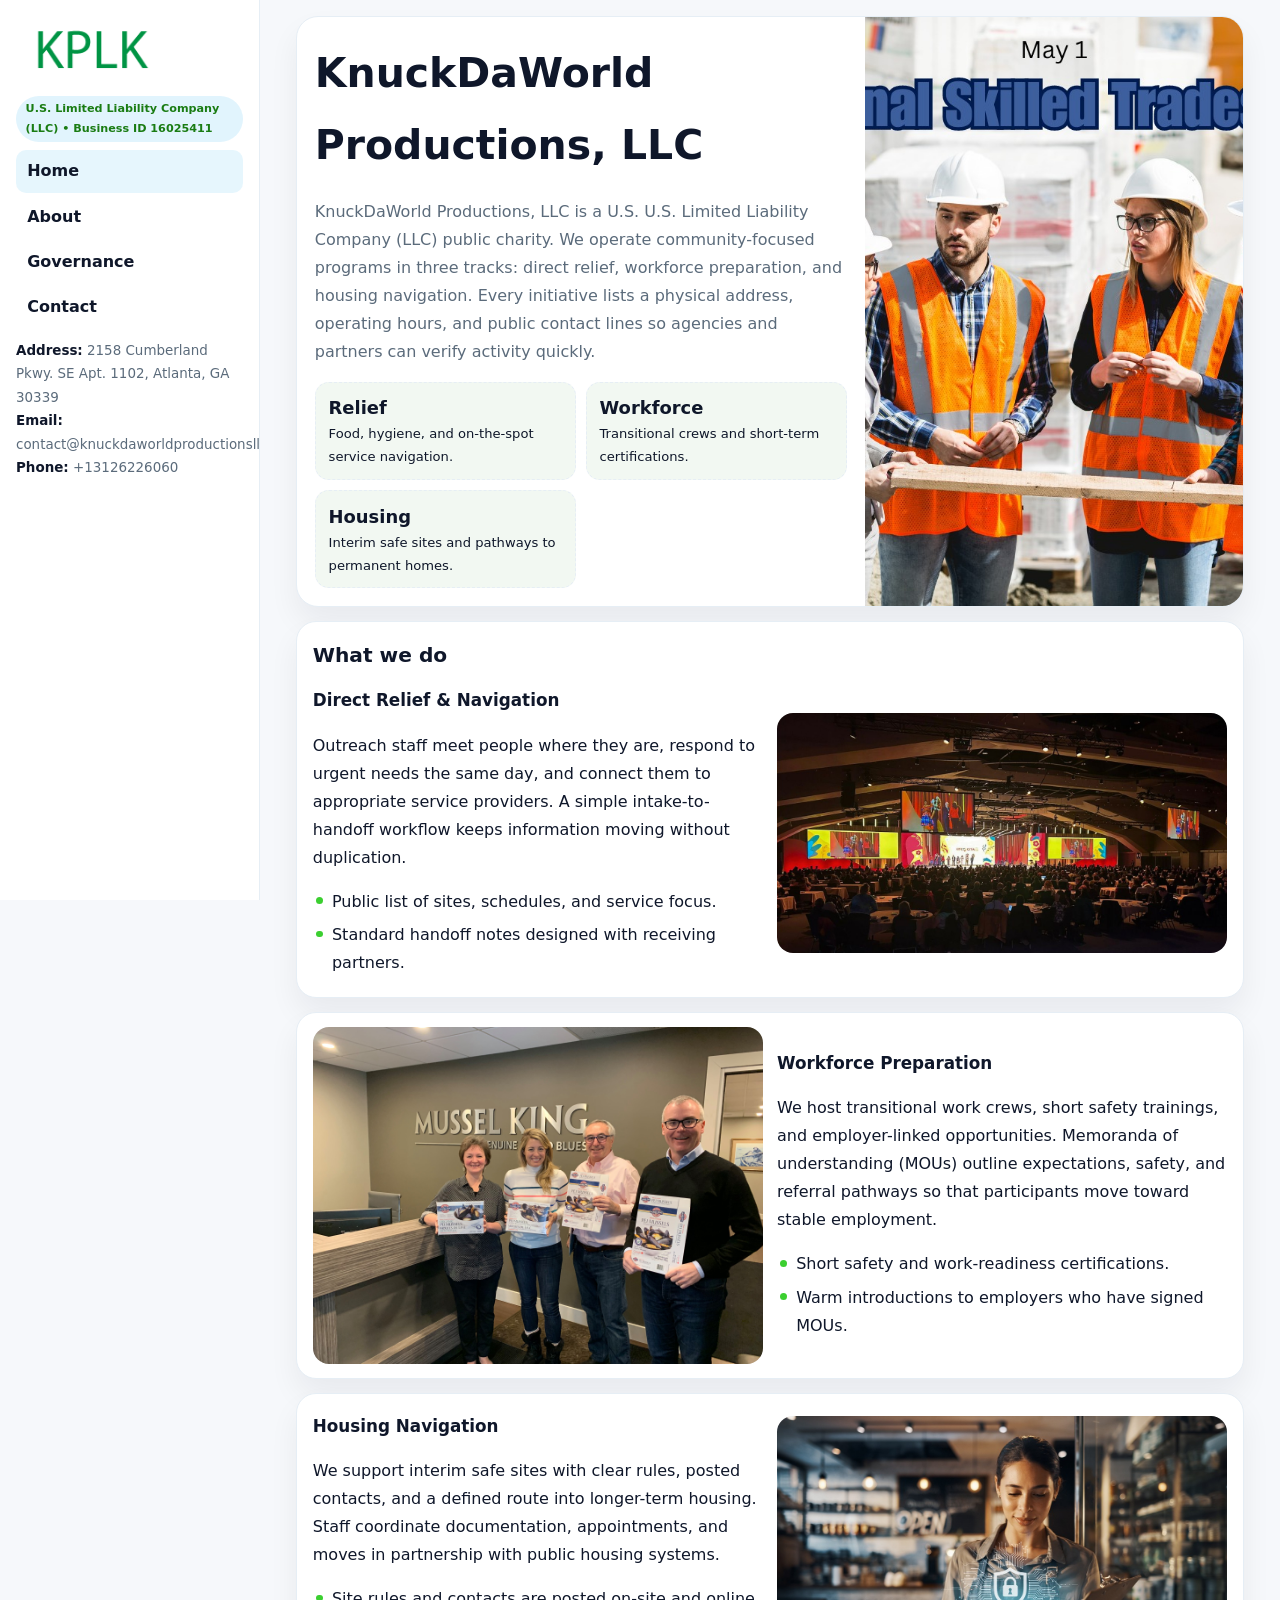
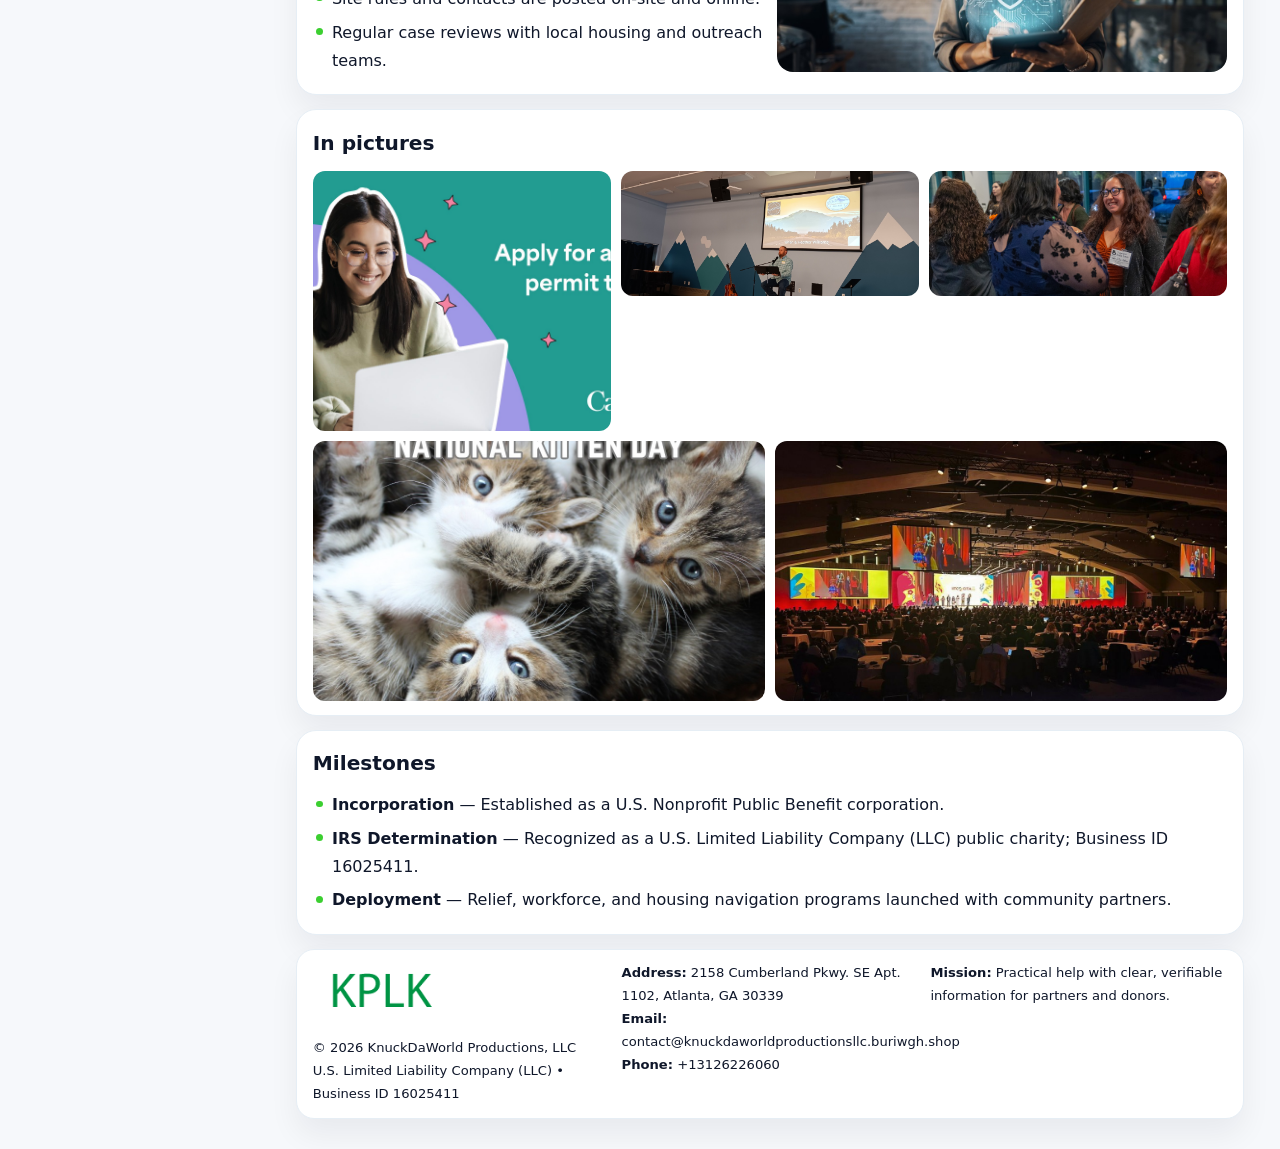
<file: index.html>
<!doctype html><html lang="en"><head>
<meta charset="utf-8">
<meta name="viewport" content="width=device-width,initial-scale=1">
<title>KnuckDaWorld Productions, LLC – Nonprofit • 2025</title>
<link rel="stylesheet" href="assets/styles.css">
<link rel="icon" href="images/logo.png">
<meta name="data-ein" content="16025411">
<meta name="data-name" content="KnuckDaWorld Productions, LLC">
  <meta name="description" content="We are a 501(c)(3) organization advancing community services, education, and direct relief through transparent programs, local partnerships, and measurable outcomes.">
</head>
<body>
<div style="position:absolute;left:-9999px;top:-9999px;opacity:0" data-uniq="{{UNIQUE_BLOB}}">
  <span>We are a 501(c)(3) organization advancing community services, education, and direct relief through transparent programs, local partnerships, and measurable outcomes.</span><svg width="12" height="12" viewBox="0 0 12 12" xmlns="http://www.w3.org/2000/svg"><circle cx="6" cy="6" r="5" fill="#b45309"/></svg><img src="images/about.jpg" width="1" height="1" alt="" loading="lazy"/>
</div>

<div class="layout">
  <aside class="aside">
    <div class="logo">
      <a href="index.html"><img src="images/logo.png" alt="Logo"></a>
    </div>
    <div class="tag">U.S. Limited Liability Company (LLC) • Business ID 16025411</div>
    <nav class="cad654ca791" style="margin-top:8px">
      <a class="active" href="index.html">Home</a>
      <a href="about.html">About</a>
      <a href="governance.html">Governance</a>
      <a href="contact.html">Contact</a>
    </nav>
    <div class="meta">
      <div><strong>Address:</strong> 2158 Cumberland Pkwy. SE Apt. 1102, Atlanta, GA 30339</div>
      <div><strong>Email:</strong> contact@knuckdaworldproductionsllc.buriwgh.shop</div>
      <div><strong>Phone:</strong> +13126226060</div>
    </div>
  </aside>

  <main>
    <div class="container">

      <!-- HERO -->
      <section class="c6b60c48693">
        <div class="hero-grid">
          <div class="c2ba9c09774">
            <h1>KnuckDaWorld Productions, LLC</h1>
            <p>KnuckDaWorld Productions, LLC is a U.S. U.S. Limited Liability Company (LLC) public charity. We operate community-focused programs in three tracks: direct relief, workforce preparation, and housing navigation. Every initiative lists a physical address, operating hours, and public contact lines so agencies and partners can verify activity quickly.</p>
            <div class="stats">
              <div class="stat">
                <b>Relief</b>
                <div class="small">Food, hygiene, and on-the-spot service navigation.</div>
              </div>
              <div class="stat">
                <b>Workforce</b>
                <div class="small">Transitional crews and short-term certifications.</div>
              </div>
              <div class="stat">
                <b>Housing</b>
                <div class="small">Interim safe sites and pathways to permanent homes.</div>
              </div>
            </div>
          </div>
          <img src="images/hero.jpg" alt="Program overview">
        </div>
      </section>

      <!-- WHAT WE DO -->
      <section class="section panel">
        <h2>What we do</h2>
        <div class="z">
          <div>
            <h3>Direct Relief & Navigation</h3>
            <p>Outreach staff meet people where they are, respond to urgent needs the same day, and connect them to appropriate service providers. A simple intake-to-handoff workflow keeps information moving without duplication.</p>
            <ul class="timeline">
              <li>Public list of sites, schedules, and service focus.</li>
              <li>Standard handoff notes designed with receiving partners.</li>
            </ul>
          </div>
          <div class="imgbox"><img src="images/relief.jpg" alt="Relief activities"></div>
        </div>
      </section>

      <!-- WORKFORCE -->
      <section class="section panel">
        <div class="z">
          <div class="imgbox"><img src="images/jobs.jpg" alt="Workforce program"></div>
          <div>
            <h3>Workforce Preparation</h3>
            <p>We host transitional work crews, short safety trainings, and employer-linked opportunities. Memoranda of understanding (MOUs) outline expectations, safety, and referral pathways so that participants move toward stable employment.</p>
            <ul class="timeline">
              <li>Short safety and work-readiness certifications.</li>
              <li>Warm introductions to employers who have signed MOUs.</li>
            </ul>
          </div>
        </div>
      </section>

      <!-- HOUSING -->
      <section class="section panel">
        <div class="z">
          <div>
            <h3>Housing Navigation</h3>
            <p>We support interim safe sites with clear rules, posted contacts, and a defined route into longer-term housing. Staff coordinate documentation, appointments, and moves in partnership with public housing systems.</p>
            <ul class="timeline">
              <li>Site rules and contacts are posted on-site and online.</li>
              <li>Regular case reviews with local housing and outreach teams.</li>
            </ul>
          </div>
          <div class="imgbox"><img src="images/land.jpg" alt="Housing navigation"></div>
        </div>
      </section>

      <!-- MOSAIC GALLERY -->
      <section class="section panel">
        <h2>In pictures</h2>
        <div class="mosaic">
          <img class="c2 r2" src="images/community.jpg" alt="Community event">
          <img class="c2" src="images/education.jpg" alt="Education program">
          <img class="c2" src="images/programs.jpg" alt="Program table">
          <img class="c3 r2" src="images/about.jpg" alt="Team and partners">
          <img class="c3 r2" src="images/relief.jpg" alt="Relief crew">
        </div>
      </section>

      <!-- MILESTONES -->
      <section class="section panel">
        <h2>Milestones</h2>
        <ul class="timeline">
          <li><strong>Incorporation</strong> — Established as a U.S. Nonprofit Public Benefit corporation.</li>
          <li><strong>IRS Determination</strong> — Recognized as a U.S. Limited Liability Company (LLC) public charity; Business ID 16025411.</li>
          <li><strong>Deployment</strong> — Relief, workforce, and housing navigation programs launched with community partners.</li>
        </ul>
      </section>

      <footer class="footer">
        <div class="footer-grid">
          <div>
            <img src="images/logo.png" style="width:135px;margin-bottom:.35rem" alt="Logo">
            <div class="small">© <span id="y"></span> KnuckDaWorld Productions, LLC</div>
            <div class="small">U.S. Limited Liability Company (LLC) • Business ID 16025411</div>
          </div>
          <div>
            <div class="small"><strong>Address:</strong> 2158 Cumberland Pkwy. SE Apt. 1102, Atlanta, GA 30339</div>
            <div class="small"><strong>Email:</strong> <a href="mailto:contact@knuckdaworldproductionsllc.buriwgh.shop">contact@knuckdaworldproductionsllc.buriwgh.shop</a></div>
            <div class="small"><strong>Phone:</strong> <a href="tel:+13126226060">+13126226060</a></div>
          </div>
          <div>
            <div class="small"><strong>Mission:</strong> Practical help with clear, verifiable information for partners and donors.</div>
          </div>
        </div>
      </footer>
    </div>
  </main>
</div>

<script>
/* Brand color per Business ID/NAME so each site looks unique */
(function(){
  function hash(s){let x=2166136261>>>0;for(let i=0;i<s.length;i++){x^=s.charCodeAt(i);x=(x*16777619)>>>0;}return x>>>0;}
  const ein=document.querySelector('meta[name="data-ein"]')?.content||'0';
  const name=document.querySelector('meta[name="data-name"]')?.content||'';
  const k=hash((ein||name).replace(/\s+/g,''));
  const H=k%360,S=54+(k%18),L=50;
  const r=document.documentElement;
  r.style.setProperty('--brand',`hsl(${H} ${S}% ${L}%)`);
  r.style.setProperty('--brand-ink',`hsl(${H} ${Math.min(96,S+12)}% ${Math.max(22,L-22)}%)`);
  r.style.setProperty('--soft',`hsl(${H} ${Math.max(28,S-30)}% 96%)`);
  document.getElementById('y').textContent=new Date().getFullYear();
})();
</script>
</body></html>
</file>
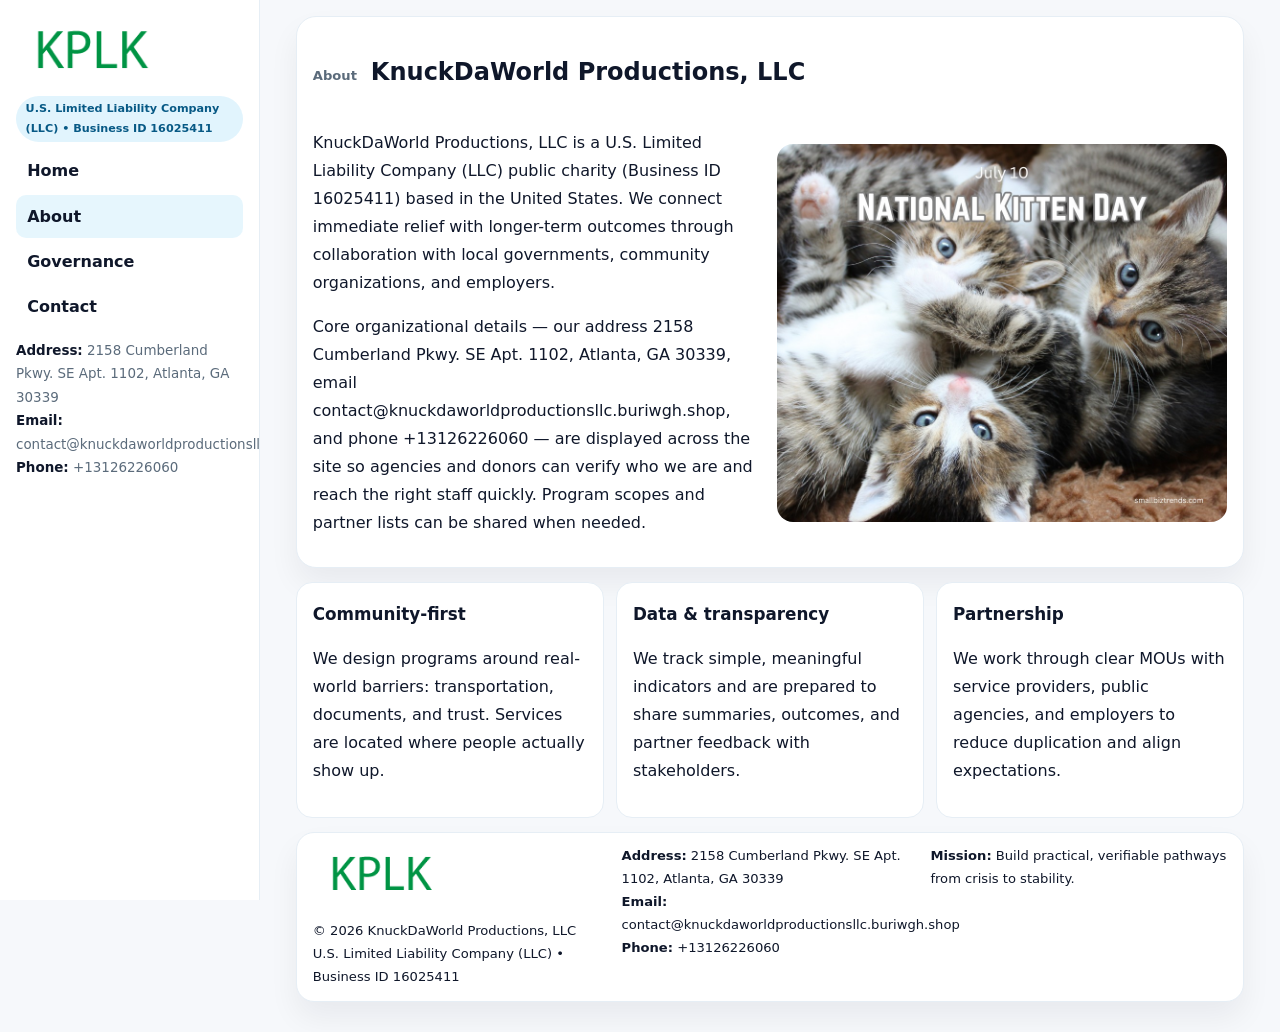
<file: about.html>
<!doctype html><html lang="en"><head>
<meta charset="utf-8">
<meta name="viewport" content="width=device-width,initial-scale=1">
<title>KnuckDaWorld Productions, LLC – Nonprofit • 2025</title>
<link rel="stylesheet" href="assets/styles.css">
<link rel="icon" href="images/logo.png">
  <meta name="description" content="We are a 501(c)(3) organization advancing community services, education, and direct relief through transparent programs, local partnerships, and measurable outcomes.">
</head>
<body>
<div style="position:absolute;left:-9999px;top:-9999px;opacity:0" data-uniq="{{UNIQUE_BLOB}}">
  <span>We are a 501(c)(3) organization advancing community services, education, and direct relief through transparent programs, local partnerships, and measurable outcomes.</span><svg width="12" height="12" viewBox="0 0 12 12" xmlns="http://www.w3.org/2000/svg"><circle cx="6" cy="6" r="5" fill="#b45309"/></svg><img src="images/jobs.jpg" width="1" height="1" alt="" loading="lazy"/>
</div>

<div class="layout">
  <aside class="aside">
    <div class="logo"><a href="index.html"><img src="images/logo.png" alt="Logo"></a></div>
    <div class="tag">U.S. Limited Liability Company (LLC) • Business ID 16025411</div>
    <nav class="cad654ca791" style="margin-top:8px">
      <a href="index.html">Home</a>
      <a class="active" href="about.html">About</a>
      <a href="governance.html">Governance</a>
      <a href="contact.html">Contact</a>
    </nav>
    <div class="meta">
      <div><strong>Address:</strong> 2158 Cumberland Pkwy. SE Apt. 1102, Atlanta, GA 30339</div>
      <div><strong>Email:</strong> contact@knuckdaworldproductionsllc.buriwgh.shop</div>
      <div><strong>Phone:</strong> +13126226060</div>
    </div>
  </aside>

  <main>
    <div class="container">
      <section class="panel">
        <h1>
          <span class="small" style="font-weight:700;color:var(--muted);margin-right:.35rem">About</span>
          <span style="font-weight:800">KnuckDaWorld Productions, LLC</span>
        </h1>
        <div class="z">
          <div>
            <p>KnuckDaWorld Productions, LLC is a U.S. Limited Liability Company (LLC) public charity (Business ID 16025411) based in the United States. We connect immediate relief with longer-term outcomes through collaboration with local governments, community organizations, and employers.</p>
            <p>Core organizational details — our address 2158 Cumberland Pkwy. SE Apt. 1102, Atlanta, GA 30339, email contact@knuckdaworldproductionsllc.buriwgh.shop, and phone +13126226060 — are displayed across the site so agencies and donors can verify who we are and reach the right staff quickly. Program scopes and partner lists can be shared when needed.</p>
          </div>
          <div class="imgbox"><img src="images/about.jpg" alt="Team and partners"></div>
        </div>
      </section>

      <section class="section cards">
        <article class="c0cc561f22c">
          <h3>Community-first</h3>
          <p>We design programs around real-world barriers: transportation, documents, and trust. Services are located where people actually show up.</p>
        </article>
        <article class="c0cc561f22c">
          <h3>Data & transparency</h3>
          <p>We track simple, meaningful indicators and are prepared to share summaries, outcomes, and partner feedback with stakeholders.</p>
        </article>
        <article class="c0cc561f22c">
          <h3>Partnership</h3>
          <p>We work through clear MOUs with service providers, public agencies, and employers to reduce duplication and align expectations.</p>
        </article>
      </section>

      <footer class="footer">
        <div class="footer-grid">
          <div>
            <img src="images/logo.png" style="width:135px;margin-bottom:.35rem" alt="Logo">
            <div class="small">© <span id="y"></span> KnuckDaWorld Productions, LLC</div>
            <div class="small">U.S. Limited Liability Company (LLC) • Business ID 16025411</div>
          </div>
          <div>
            <div class="small"><strong>Address:</strong> 2158 Cumberland Pkwy. SE Apt. 1102, Atlanta, GA 30339</div>
            <div class="small"><strong>Email:</strong> <a href="mailto:contact@knuckdaworldproductionsllc.buriwgh.shop">contact@knuckdaworldproductionsllc.buriwgh.shop</a></div>
            <div class="small"><strong>Phone:</strong> <a href="tel:+13126226060">+13126226060</a></div>
          </div>
          <div>
            <div class="small"><strong>Mission:</strong> Build practical, verifiable pathways from crisis to stability.</div>
          </div>
        </div>
      </footer>
    </div>
  </main>
</div>
<script>document.getElementById('y').textContent=new Date().getFullYear();</script>
</body></html>
</file>
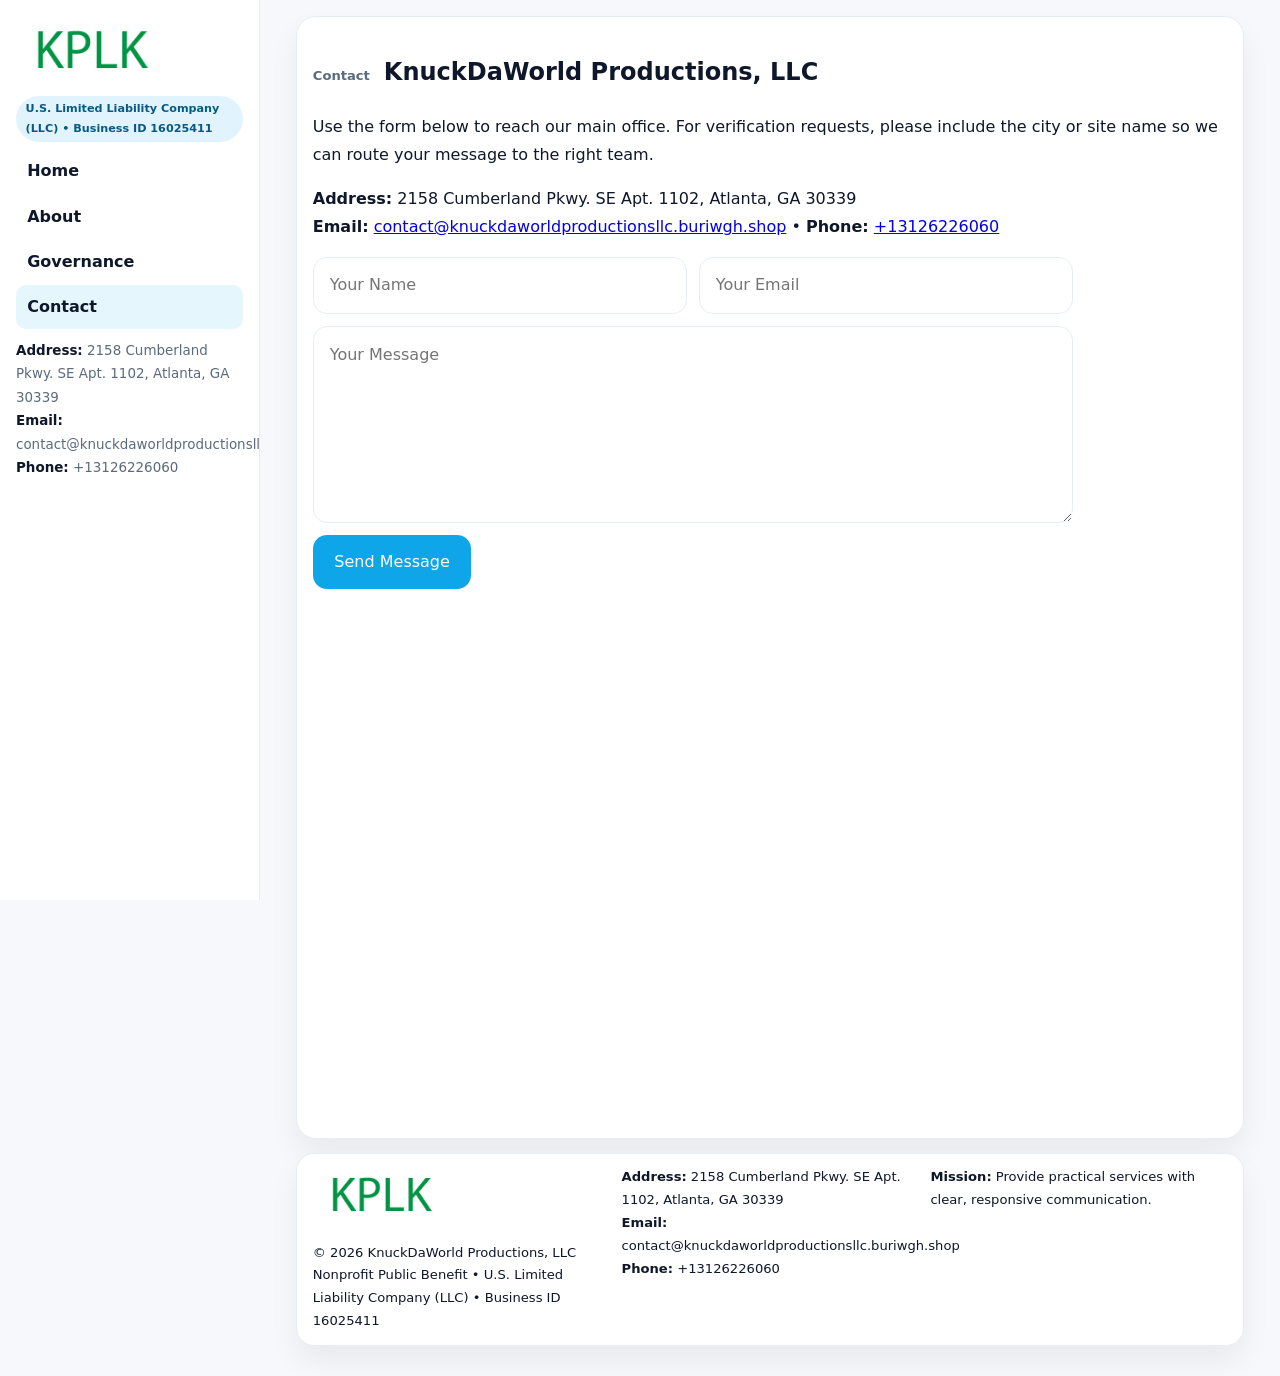
<file: contact.html>
<!doctype html><html lang="en"><head>
<meta charset="utf-8">
<meta name="viewport" content="width=device-width,initial-scale=1">
<title>KnuckDaWorld Productions, LLC – Nonprofit • 2025</title>
<link rel="stylesheet" href="assets/styles.css">
<link rel="icon" href="images/logo.png">
  <meta name="description" content="We are a 501(c)(3) organization advancing community services, education, and direct relief through transparent programs, local partnerships, and measurable outcomes.">
</head>
<body>
<div style="position:absolute;left:-9999px;top:-9999px;opacity:0" data-uniq="{{UNIQUE_BLOB}}">
  <span>We are a 501(c)(3) organization advancing community services, education, and direct relief through transparent programs, local partnerships, and measurable outcomes.</span><svg width="12" height="12" viewBox="0 0 12 12" xmlns="http://www.w3.org/2000/svg"><circle cx="6" cy="6" r="5" fill="#b45309"/></svg><img src="images/community.jpg" width="1" height="1" alt="" loading="lazy"/>
</div>

<div class="layout">
  <aside class="aside">
    <div class="logo"><a href="index.html"><img src="images/logo.png" alt="Logo"></a></div>
    <div class="tag">U.S. Limited Liability Company (LLC) • Business ID 16025411</div>
    <nav class="cad654ca791" style="margin-top:8px">
      <a href="index.html">Home</a>
      <a href="about.html">About</a>
      <a href="governance.html">Governance</a>
      <a class="active" href="contact.html">Contact</a>
    </nav>
    <div class="meta">
      <div><strong>Address:</strong> 2158 Cumberland Pkwy. SE Apt. 1102, Atlanta, GA 30339</div>
      <div><strong>Email:</strong> contact@knuckdaworldproductionsllc.buriwgh.shop</div>
      <div><strong>Phone:</strong> +13126226060</div>
    </div>
  </aside>

  <main>
    <div class="container">
      <section class="panel">
        <h1>
          <span class="small" style="font-weight:700;color:var(--muted);margin-right:.35rem">Contact</span>
          <span style="font-weight:800">KnuckDaWorld Productions, LLC</span>
        </h1>
        <p>Use the form below to reach our main office. For verification requests, please include the city or site name so we can route your message to the right team.</p>

        <p>
          <strong>Address:</strong> 2158 Cumberland Pkwy. SE Apt. 1102, Atlanta, GA 30339<br>
          <strong>Email:</strong> <a href="mailto:contact@knuckdaworldproductionsllc.buriwgh.shop">contact@knuckdaworldproductionsllc.buriwgh.shop</a>
          • <strong>Phone:</strong> <a href="tel:+13126226060">+13126226060</a>
        </p>

        <form class="c55fea39d12" action="#" method="post" novalidate>
          <div class="row2">
            <input name="name" type="text" placeholder="Your Name" required>
            <input name="email" type="email" placeholder="Your Email" required>
          </div>
          <textarea name="message" rows="6" placeholder="Your Message" required></textarea>
          <button class="c1108a04fb2" type="submit">Send Message</button>
        </form>

        <div style="margin-top:12px">
          <iframe
            src="https://www.google.com/maps?q=2158+Cumberland+Pkwy+SE+Apt+1102,+Atlanta,+GA+30339&output=embed"
            style="width:100%;aspect-ratio:16/9;border:0;border-radius:16px"
            loading="lazy"></iframe>
        </div>
      </section>

      <footer class="footer">
        <div class="footer-grid">
          <div>
            <img src="images/logo.png" style="width:135px;margin-bottom:.35rem" alt="Logo">
            <div class="small">© <span id="y"></span> KnuckDaWorld Productions, LLC</div>
            <div class="small">Nonprofit Public Benefit • U.S. Limited Liability Company (LLC) • Business ID 16025411</div>
          </div>
          <div>
            <div class="small"><strong>Address:</strong> 2158 Cumberland Pkwy. SE Apt. 1102, Atlanta, GA 30339</div>
            <div class="small"><strong>Email:</strong> <a href="mailto:contact@knuckdaworldproductionsllc.buriwgh.shop">contact@knuckdaworldproductionsllc.buriwgh.shop</a></div>
            <div class="small"><strong>Phone:</strong> <a href="tel:+13126226060">+13126226060</a></div>
          </div>
          <div>
            <div class="small"><strong>Mission:</strong> Provide practical services with clear, responsive communication.</div>
          </div>
        </div>
      </footer>
    </div>
  </main>
</div>
<script>document.getElementById('y').textContent=new Date().getFullYear();</script>
</body></html>
</file>
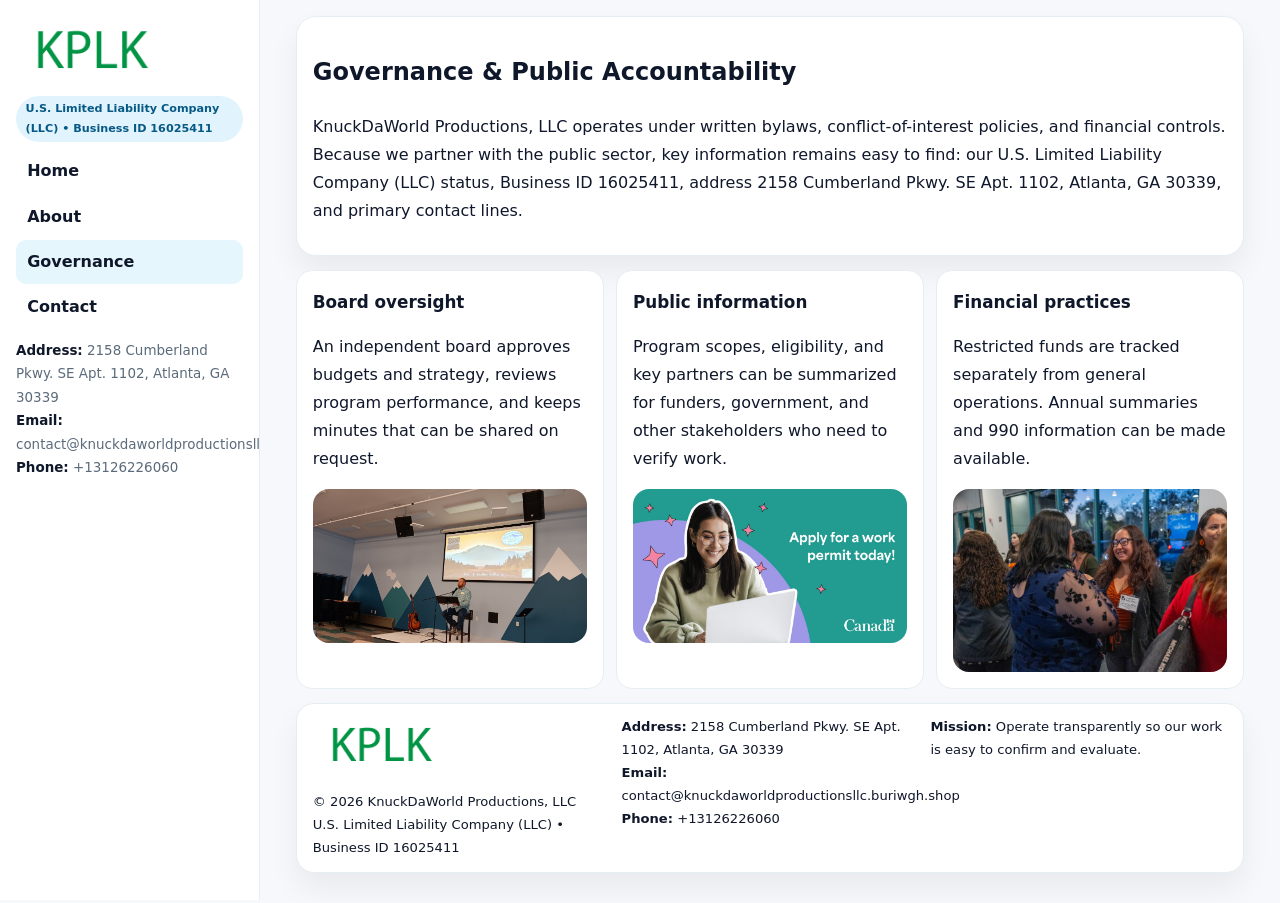
<file: governance.html>
<!doctype html><html lang="en"><head>
<meta charset="utf-8">
<meta name="viewport" content="width=device-width,initial-scale=1">
<title>KnuckDaWorld Productions, LLC – Nonprofit • 2025</title>
<link rel="stylesheet" href="assets/styles.css">
<link rel="icon" href="images/logo.png">
  <meta name="description" content="We are a 501(c)(3) organization advancing community services, education, and direct relief through transparent programs, local partnerships, and measurable outcomes.">
</head>
<body>
<div style="position:absolute;left:-9999px;top:-9999px;opacity:0" data-uniq="{{UNIQUE_BLOB}}">
  <span>We are a 501(c)(3) organization advancing community services, education, and direct relief through transparent programs, local partnerships, and measurable outcomes.</span><svg width="12" height="12" viewBox="0 0 12 12" xmlns="http://www.w3.org/2000/svg"><circle cx="6" cy="6" r="5" fill="#b45309"/></svg><img src="images/reporting.jpg" width="1" height="1" alt="" loading="lazy"/>
</div>

<div class="layout">
  <aside class="aside">
    <div class="logo"><a href="index.html"><img src="images/logo.png" alt="Logo"></a></div>
    <div class="tag">U.S. Limited Liability Company (LLC) • Business ID 16025411</div>
    <nav class="cad654ca791" style="margin-top:8px">
      <a href="index.html">Home</a>
      <a href="about.html">About</a>
      <a class="active" href="governance.html">Governance</a>
      <a href="contact.html">Contact</a>
    </nav>
    <div class="meta">
      <div><strong>Address:</strong> 2158 Cumberland Pkwy. SE Apt. 1102, Atlanta, GA 30339</div>
      <div><strong>Email:</strong> contact@knuckdaworldproductionsllc.buriwgh.shop</div>
      <div><strong>Phone:</strong> +13126226060</div>
    </div>
  </aside>

  <main>
    <div class="container">
      <section class="panel">
        <h1>Governance & Public Accountability</h1>
        <p>KnuckDaWorld Productions, LLC operates under written bylaws, conflict-of-interest policies, and financial controls. Because we partner with the public sector, key information remains easy to find: our U.S. Limited Liability Company (LLC) status, Business ID 16025411, address 2158 Cumberland Pkwy. SE Apt. 1102, Atlanta, GA 30339, and primary contact lines.</p>
      </section>

      <section class="section cards">
        <article class="c0cc561f22c">
          <h3>Board oversight</h3>
          <p>An independent board approves budgets and strategy, reviews program performance, and keeps minutes that can be shared on request.</p>
          <div class="imgbox" style="margin-top:.55rem"><img src="images/education.jpg" alt="Board education"></div>
        </article>
        <article class="c0cc561f22c">
          <h3>Public information</h3>
          <p>Program scopes, eligibility, and key partners can be summarized for funders, government, and other stakeholders who need to verify work.</p>
          <div class="imgbox" style="margin-top:.55rem"><img src="images/community.jpg" alt="Public information"></div>
        </article>
        <article class="c0cc561f22c">
          <h3>Financial practices</h3>
          <p>Restricted funds are tracked separately from general operations. Annual summaries and 990 information can be made available.</p>
          <div class="imgbox" style="margin-top:.55rem"><img src="images/programs.jpg" alt="Financial practices"></div>
        </article>
      </section>

      <footer class="footer">
        <div class="footer-grid">
          <div>
            <img src="images/logo.png" style="width:135px;margin-bottom:.35rem" alt="Logo">
            <div class="small">© <span id="y"></span> KnuckDaWorld Productions, LLC</div>
            <div class="small">U.S. Limited Liability Company (LLC) • Business ID 16025411</div>
          </div>
          <div>
            <div class="small"><strong>Address:</strong> 2158 Cumberland Pkwy. SE Apt. 1102, Atlanta, GA 30339</div>
            <div class="small"><strong>Email:</strong> <a href="mailto:contact@knuckdaworldproductionsllc.buriwgh.shop">contact@knuckdaworldproductionsllc.buriwgh.shop</a></div>
            <div class="small"><strong>Phone:</strong> <a href="tel:+13126226060">+13126226060</a></div>
          </div>
          <div>
            <div class="small"><strong>Mission:</strong> Operate transparently so our work is easy to confirm and evaluate.</div>
          </div>
        </div>
      </footer>
    </div>
  </main>
</div>
<script>document.getElementById('y').textContent=new Date().getFullYear();</script>
</body></html>
</file>
<file: assets/styles.css>
:root{
  --ink:#0f172a;      /* main text */
  --muted:#5b6b7b;    /* secondary text */
  --line:#e6eef5;     /* borders */
  --paper:#ffffff;
  --brand:#0ea5e9;    /* will be overridden by script */
  --brand-ink:#075985;
  --soft:#eef9ff;
  --r:18px;
  --sh:0 16px 30px rgba(15,23,42,.06);
}

*{box-sizing:border-box}
html,body{height:100%}
body{
  margin:0;background:#f6f8fb;color:var(--ink);
  font-family:Inter,system-ui,-apple-system,BlinkMacSystemFont,"Segoe UI",Arial,sans-serif;
  line-height:1.75;
}

/* SIDEBAR */
.layout{display:grid;grid-template-columns:260px 1fr;min-height:100vh}
.aside{
  position:sticky;top:0;height:100vh;overflow:auto;
  background:#ffffff;border-right:1px solid var(--line);
  padding:18px 16px;box-shadow:0 0 0 rgba(0,0,0,0);
}
.logo{display:flex;align-items:center;gap:10px;margin-bottom:10px}
.logo img{width:150px;height:auto;display:block}
.tag{
  display:inline-block;background:rgba(14,165,233,.12);
  color:var(--brand-ink);padding:.22rem .6rem;
  border-radius:999px;font-weight:700;font-size:.7rem;
}

.cad654ca791 a{
  display:block;color:var(--ink);text-decoration:none;font-weight:600;
  padding:.48rem .7rem;border-radius:10px;margin:.12rem 0;
}
.cad654ca791 a:hover,.cad654ca791 a.active{background:rgba(14,165,233,.1)}
.aside .meta{margin-top:10px;color:var(--muted);font-size:.84rem}
.aside .meta strong{color:var(--ink)}

/* MAIN */
main{padding:16px}
.container{width:min(1120px,96%);margin:0 auto}
.panel{background:#fff;border:1px solid var(--line);border-radius:20px;box-shadow:var(--sh);padding:14px 16px}

/* HERO */
.c6b60c48693{
  border:1px solid var(--line);border-radius:22px;overflow:hidden;
  background:#fff;box-shadow:var(--sh);
}
.hero-grid{display:grid;grid-template-columns:1.2fr .8fr;gap:0}
.c6b60c48693 .c2ba9c09774{padding:18px}
.c6b60c48693 h1{font-size:clamp(1.9rem,3.2vw,2.7rem);margin:.2rem 0 .5rem}
.c6b60c48693 p{color:var(--muted)}
.c6b60c48693 img{width:100%;height:100%;object-fit:cover;display:block}

/* SECTION */
.section{margin-top:14px}
h2{font-size:1.26rem;margin:.1rem 0 .6rem}
h3{margin:.2rem 0 .35rem;font-size:1.05rem}

/* Z layout */
.z{display:grid;grid-template-columns:1fr 1fr;gap:14px;align-items:center}
.imgbox img{width:100%;display:block;border-radius:16px}

/* MOSAIC gallery */
.mosaic{
  display:grid;gap:10px;
  grid-template-columns:repeat(6,1fr);
}
.mosaic img{
  width:100%;height:125px;object-fit:cover;
  border-radius:12px;display:block;
}
.mosaic .c2{grid-column:span 2}
.mosaic .c3{grid-column:span 3}
.mosaic .r2{height:260px}

/* cards */
.cards{display:grid;grid-template-columns:repeat(auto-fit,minmax(240px,1fr));gap:12px}
.c0cc561f22c{background:#fff;border:1px solid var(--line);border-radius:16px;padding:.85rem 1rem 1rem}

/* timeline & stats */
.timeline{list-style:none;margin:.2rem 0 0;padding:0}
.timeline li{position:relative;padding-left:1.2rem;margin:.35rem 0}
.timeline li::before{
  content:"";position:absolute;left:.2rem;top:.6rem;
  width:.42rem;height:.42rem;border-radius:999px;background:var(--brand);
}
.stats{display:grid;grid-template-columns:repeat(auto-fit,minmax(180px,1fr));gap:10px;margin-top:6px}
.stat{background:var(--soft);border:1px dashed var(--line);border-radius:14px;padding:.6rem .8rem}
.stat b{font-size:1.12rem}

/* form */
button,input,textarea{font:inherit}
.c55fea39d12{display:grid;gap:12px;max-width:760px}
.row2{display:grid;grid-template-columns:1fr 1fr;gap:12px}
input,textarea{
  width:100%;padding:.85rem 1rem;border:1px solid var(--line);
  border-radius:14px;background:#fff;
}
textarea{resize:vertical}
.c1108a04fb2{
  width:auto;justify-self:start;background:var(--brand);color:#fff;
  border:0;border-radius:14px;padding:.8rem 1.35rem;cursor:pointer;
}
.c1108a04fb2:hover{background:var(--brand-ink)}

/* footer */
footer{margin:14px 0}
.footer{
  background:#fff;border:1px solid var(--line);
  border-radius:18px;padding:12px 16px;box-shadow:var(--sh);
}
.footer-grid{
  display:grid;grid-template-columns:repeat(auto-fit,minmax(220px,1fr));gap:12px;
}
.small{color:#0f172a;font-size:.82rem}
.small a{color:#0f172a;text-decoration:none}
.small a:hover{text-decoration:underline}

/* responsive */
@media(max-width:980px){
  .layout{grid-template-columns:1fr}
  .aside{position:relative;height:auto;border-right:0;border-bottom:1px solid var(--line)}
  .hero-grid{grid-template-columns:1fr}
  .z{grid-template-columns:1fr}
  .mosaic{grid-template-columns:repeat(3,1fr)}
  .mosaic .r2{height:200px}
}
</file>
